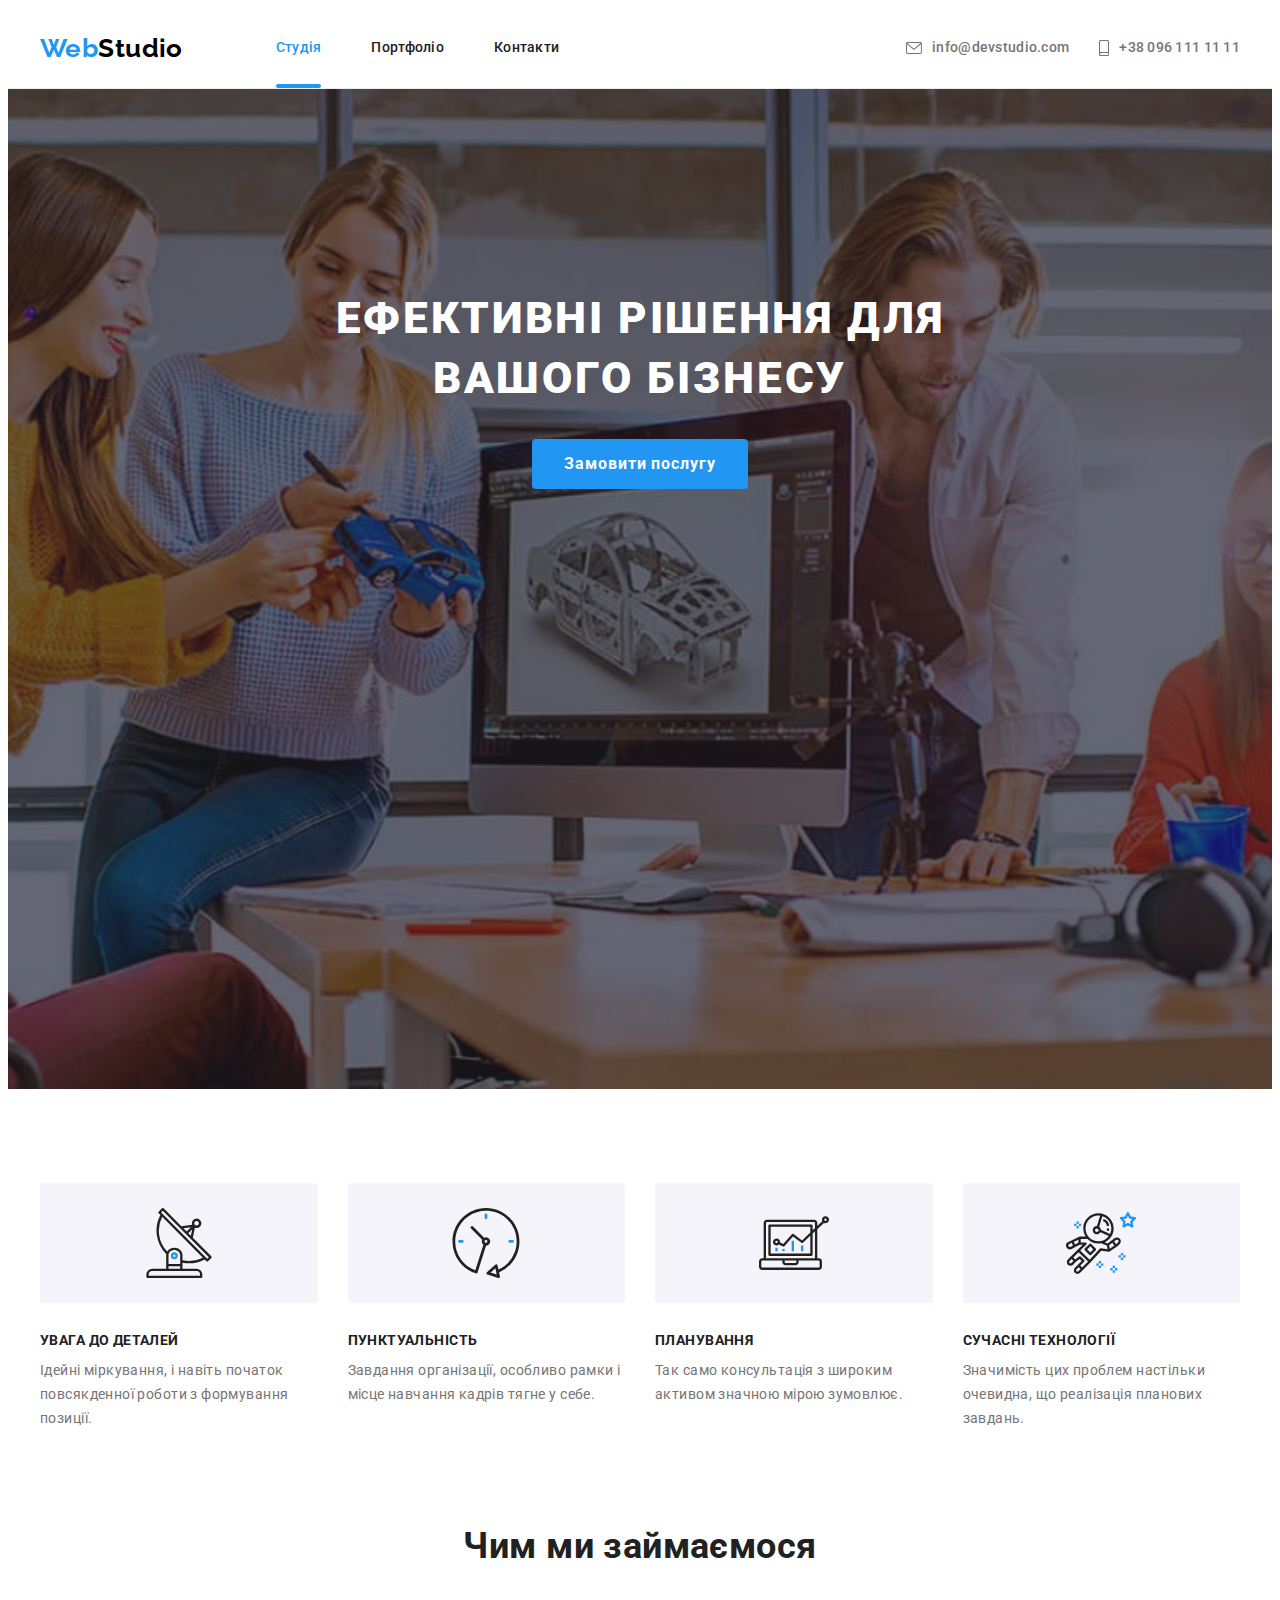
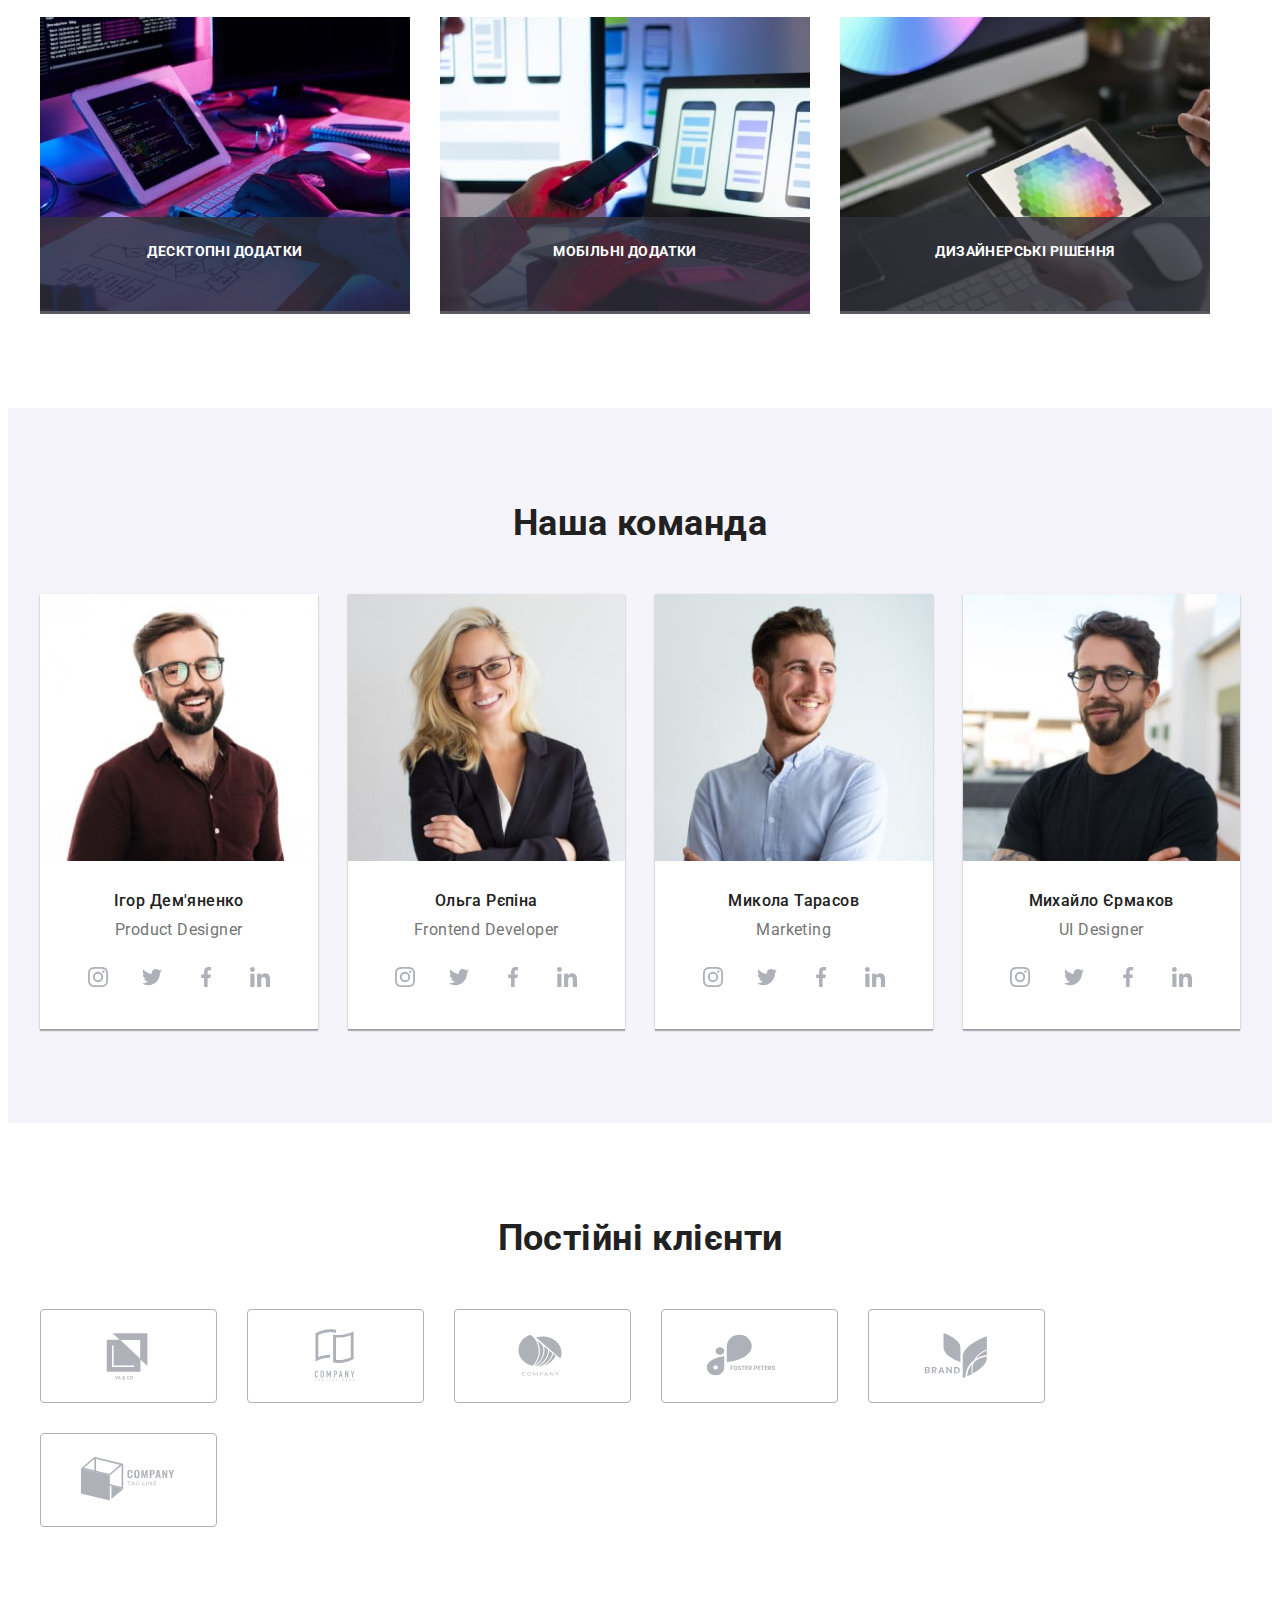
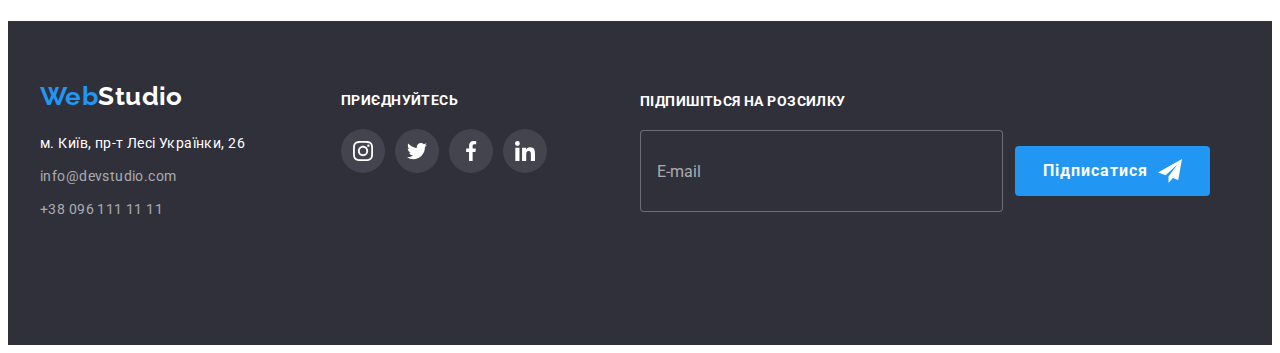
<file: index.html>
<!DOCTYPE html>
<html lang="uk">
  <head>
    <meta charset="UTF-8" />
    <meta http-equiv="X-UA-Compatible" content="IE=edge" />
    <meta name="viewport" content="width=device-width, initial-scale=1.0" />
    <title>Студія</title>
    <link
      rel="stylesheet"
      href="https://cdnjs.cloudflare.com/ajax/libs/modern-normalize/1.1.0/modern-normalize.min.css"
      integrity="sha512-wpPYUAdjBVSE4KJnH1VR1HeZfpl1ub8YT/NKx4PuQ5NmX2tKuGu6U/JRp5y+Y8XG2tV+wKQpNHVUX03MfMFn9Q=="
      crossorigin="anonymous"
      referrerpolicy="no-referrer"
    />
    <link rel="preconnect" href="https://fonts.googleapis.com" />
    <link rel="preconnect" href="https://fonts.gstatic.com" crossorigin />
    <link
      href="https://fonts.googleapis.com/css2?family=Raleway:wght@700&family=Roboto:wght@400;500;700;900&display=swap"
      rel="stylesheet"
    />
    <link rel="stylesheet" href="./css/main.min.css" />
  </head>

  <body>
    <header class="header">
      <div class="container header-wrapper">
        <a href="./index.html" class="logo link"
          >Web<span class="logo__head--black">Studio</span></a
        >
        <nav>
          <ul class="header__nav list">
            <li class="header__item"><a href="#" class="header__link current link">Студія</a></li>
            <li class="header__item">
              <a href="./portfolio.html" class="header__link link">Портфоліо</a>
            </li>
            <li class="header__item"><a href="#" class="header__link link">Контакти</a></li>
          </ul>
        </nav>
        <ul class="header__contacts list">
          <li class="header__item">
            <a href="mailto:info@devstudio.com" class="header__link header__link--light link">
              <svg class="header__icon" width="16" height="12">
                <use href="./images/icons.svg#icon-mail"></use>
              </svg>
              info@devstudio.com</a
            >
          </li>
          <li class="header__item">
            <a href="tel:+380961111111" class="header__link header__link--light link">
              <svg class="header__icon" width="10" height="16">
                <use href="./images/icons.svg#icon-phone"></use>
              </svg>
              +38 096 111 11 11</a
            >
          </li>
        </ul>
        <button type="button" class="burger" data-menu-button>
          <svg width="40" height="40">
            <use href="./images/icons.svg#icon-burger-menu"></use>
          </svg>
        </button>
      </div>
    </header>

    <main>
      <section class="hero overlay">
        <div class="container">
          <h1 class="hero__title">Ефективні рішення для вашого бізнесу</h1>
          <button type="button" class="button hero__btn" data-modal-open>Замовити послугу</button>
        </div>
      </section>

      <section class="section features">
        <div class="container">
          <h2 class="section-title visually-hidden">Наші переваги</h2>
          <ul class="features__list list">
            <li class="features__item">
              <div class="features__thumb">
                <svg width="70" height="70">
                  <use href="./images/icons.svg#icon-antenna"></use>
                </svg>
              </div>
              <h3 class="features__title">УВАГА ДО ДЕТАЛЕЙ</h3>
              <p class="features__text">
                Ідейні міркування, і навіть початок повсякденної роботи з формування позиції.
              </p>
            </li>
            <li class="features__item">
              <div class="features__thumb">
                <svg width="70" height="70">
                  <use href="./images/icons.svg#icon-clock"></use>
                </svg>
              </div>
              <h3 class="features__title">ПУНКТУАЛЬНІСТЬ</h3>
              <p class="features__text">
                Завдання організації, особливо рамки і місце навчання кадрів тягне у себе.
              </p>
            </li>
            <li class="features__item">
              <div class="features__thumb">
                <svg width="70" height="70">
                  <use href="./images/icons.svg#icon-diagram"></use>
                </svg>
              </div>
              <h3 class="features__title">ПЛАНУВАННЯ</h3>
              <p class="features__text">
                Так само консультація з широким активом значною мірою зумовлює.
              </p>
            </li>
            <li class="features__item">
              <div class="features__thumb">
                <svg width="70" height="70">
                  <use href="./images/icons.svg#icon-astronaut"></use>
                </svg>
              </div>
              <h3 class="features__title">СУЧАСНІ ТЕХНОЛОГІЇ</h3>
              <p class="features__text">
                Значимість цих проблем настільки очевидна, що реалізація планових завдань.
              </p>
            </li>
          </ul>
        </div>
      </section>

      <section class="section work">
        <div class="container">
          <h2 class="section-title">Чим ми займаємося</h2>
          <ul class="work__list list">
            <li class="work__item">
              <picture>
                <source
                  srcset="
                    ./images/desktop/desktop-work1@1x-min.jpg 1x,
                    ./images/desktop/desktop-work1@2x-min.jpg 2x
                  "
                  media="(min-width: 1200px)"
                />
                <img
                  src="./images/desktop/desktop-work1@2x-min.jpg"
                  alt="Чоловік на клавіатурі пише код програми"
                  width="370"
                  height="294"
                />
              </picture>
              <h3 class="work__subtitle">Десктопні додатки</h3>
            </li>
            <li class="work__item">
              <picture>
                <source
                  srcset="
                    ./images/desktop/desktop-work2@1x-min.jpg 1x,
                    ./images/desktop/desktop-work2@2x-min.jpg 2x
                  "
                  media="(min-width: 1200px)"
                />
                <img
                  src="./images/desktop/desktop-work2@2x-min.jpg"
                  alt="Жінка обирає дизайн мобільної версії сайту"
                  width="370"
                  height="294"
                />
              </picture>
              <h3 class="work__subtitle">Мобільні додатки</h3>
            </li>
            <li class="work__item">
              <picture>
                <source
                  srcset="
                    ./images/desktop/desktop-work3@1x-min.jpg 1x,
                    ./images/desktop/desktop-work3@2x-min.jpg 2x
                  "
                  media="(min-width: 1200px)"
                />
                <img
                  src="./images/desktop/desktop-work3@2x-min.jpg"
                  alt="Жінка обирає кольорову палітру сайту"
                  width="370"
                  height="294"
                />
              </picture>
              <h3 class="work__subtitle">Дизайнерські рішення</h3>
            </li>
          </ul>
        </div>
      </section>

      <section class="section team">
        <div class="container">
          <h2 class="section-title">Наша команда</h2>
          <ul class="team__list list">
            <li class="team__item">
              <div class="team__image-wrapper">
                <picture>
                  <source
                    srcset="
                      ./images/desktop/desktop-team1@1x-min.jpg 1x,
                      ./images/desktop/desktop-team1@2x-min.jpg 2x
                    "
                    media="(min-width: 1200px)"
                  />
                  <source
                    srcset="
                      ./images/tablet/tablet-team1@1x-min.jpg 1x,
                      ./images/tablet/tablet-team1@2x-min.jpg 2x
                    "
                    media="(min-width: 768px)"
                  />
                  <source
                    srcset="
                      ./images/mobile/mobile-team1@1x-min.jpg 1x,
                      ./images/mobile/mobile-team1@2x-min.jpg 2x
                    "
                    media="(max-width: 767px)"
                  />
                  <img
                    src="./images/mobile/mobile-team1@2x-min.jpg"
                    alt="Ігор Дем'яненко"
                    width="450"
                    height="460"
                  />
                </picture>
              </div>

              <div class="team__meta-wrapper">
                <h3 class="team__title">Ігор Дем'яненко</h3>
                <p class="team__text">Product Designer</p>
                <ul class="social__list list">
                  <li>
                    <a class="social__link link" href="#">
                      <svg width="20" height="20">
                        <use href="./images/icons.svg#icon-instagram"></use>
                      </svg>
                    </a>
                  </li>
                  <li>
                    <a class="social__link link" href="#">
                      <svg width="20" height="20">
                        <use href="./images/icons.svg#icon-twitter"></use>
                      </svg>
                    </a>
                  </li>
                  <li>
                    <a class="social__link link" href="#">
                      <svg width="20" height="20">
                        <use href="./images/icons.svg#icon-facebook"></use>
                      </svg>
                    </a>
                  </li>
                  <li>
                    <a class="social__link link" href="#">
                      <svg width="20" height="20">
                        <use href="./images/icons.svg#icon-linkedin"></use>
                      </svg>
                    </a>
                  </li>
                </ul>
              </div>
            </li>
            <li class="team__item">
              <div class="team__image-wrapper">
                <picture>
                  <source
                    srcset="
                      ./images/desktop/desktop-team2@1x-min.jpg 1x,
                      ./images/desktop/desktop-team2@2x-min.jpg 2x
                    "
                    media="(min-width: 1200px)"
                  />
                  <source
                    srcset="
                      ./images/tablet/tablet-team2@1x-min.jpg 1x,
                      ./images/tablet/tablet-team2@2x-min.jpg 2x
                    "
                    media="(min-width: 768px)"
                  />
                  <source
                    srcset="
                      ./images/mobile/mobile-team2@1x-min.jpg 1x,
                      ./images/mobile/mobile-team2@2x-min.jpg 2x
                    "
                    media="(max-width: 767px)"
                  />
                  <img
                    src="./images/mobile/mobile-team2@2x-min.jpg"
                    alt="Ольга Рєпіна"
                    width="450"
                    height="460"
                  />
                </picture>
              </div>
              <div class="team__meta-wrapper">
                <h3 class="team__title">Ольга Рєпіна</h3>
                <p class="team__text">Frontend Developer</p>
                <ul class="social__list list">
                  <li>
                    <a class="social__link link" href="#">
                      <svg width="20" height="20">
                        <use href="./images/icons.svg#icon-instagram"></use>
                      </svg>
                    </a>
                  </li>
                  <li>
                    <a class="social__link link" href="#">
                      <svg width="20" height="20">
                        <use href="./images/icons.svg#icon-twitter"></use>
                      </svg>
                    </a>
                  </li>
                  <li>
                    <a class="social__link link" href="#">
                      <svg width="20" height="20">
                        <use href="./images/icons.svg#icon-facebook"></use>
                      </svg>
                    </a>
                  </li>
                  <li>
                    <a class="social__link link" href="#">
                      <svg width="20" height="20">
                        <use href="./images/icons.svg#icon-linkedin"></use>
                      </svg>
                    </a>
                  </li>
                </ul>
              </div>
            </li>
            <li class="team__item">
              <div class="team__image-wrapper">
                <picture>
                  <source
                    srcset="
                      ./images/desktop/desktop-team3@1x-min.jpg 1x,
                      ./images/desktop/desktop-team3@2x-min.jpg 2x
                    "
                    media="(min-width: 1200px)"
                  />
                  <source
                    srcset="
                      ./images/tablet/tablet-team3@1x-min.jpg 1x,
                      ./images/tablet/tablet-team3@2x-min.jpg 2x
                    "
                    media="(min-width: 768px)"
                  />
                  <source
                    srcset="
                      ./images/mobile/mobile-team3@1x-min.jpg 1x,
                      ./images/mobile/mobile-team3@2x-min.jpg 2x
                    "
                    media="(max-width: 767px)"
                  />
                  <img
                    src="./images/mobile/mobile-team3@2x-min.jpg"
                    alt="Микола Тарасов"
                    width="450"
                    height="460"
                  />
                </picture>
              </div>
              <div class="team__meta-wrapper">
                <h3 class="team__title">Микола Тарасов</h3>
                <p class="team__text">Marketing</p>
                <ul class="social__list list">
                  <li>
                    <a class="social__link link" href="#">
                      <svg width="20" height="20">
                        <use href="./images/icons.svg#icon-instagram"></use>
                      </svg>
                    </a>
                  </li>
                  <li>
                    <a class="social__link link" href="#">
                      <svg width="20" height="20">
                        <use href="./images/icons.svg#icon-twitter"></use>
                      </svg>
                    </a>
                  </li>
                  <li>
                    <a class="social__link link" href="#">
                      <svg width="20" height="20">
                        <use href="./images/icons.svg#icon-facebook"></use>
                      </svg>
                    </a>
                  </li>
                  <li>
                    <a class="social__link link" href="#">
                      <svg width="20" height="20">
                        <use href="./images/icons.svg#icon-linkedin"></use>
                      </svg>
                    </a>
                  </li>
                </ul>
              </div>
            </li>
            <li class="team__item">
              <div class="team__image-wrapper">
                <picture>
                  <source
                    srcset="
                      ./images/desktop/desktop-team4@1x-min.jpg 1x,
                      ./images/desktop/desktop-team4@2x-min.jpg 2x
                    "
                    media="(min-width: 1200px)"
                  />
                  <source
                    srcset="
                      ./images/tablet/tablet-team4@1x-min.jpg 1x,
                      ./images/tablet/tablet-team4@2x-min.jpg 2x
                    "
                    media="(min-width: 768px)"
                  />
                  <source
                    srcset="
                      ./images/mobile/mobile-team4@1x-min.jpg 1x,
                      ./images/mobile/mobile-team4@2x-min.jpg 2x
                    "
                    media="(max-width: 767px)"
                  />
                  <img
                    src="./images/mobile/mobile-team4@2x-min.jpg"
                    alt="Михайло Єрмаков"
                    width="450"
                    height="460"
                  />
                </picture>
              </div>
              <div class="team__meta-wrapper">
                <h3 class="team__title">Михайло Єрмаков</h3>
                <p class="team__text">UI Designer</p>
                <ul class="social__list list">
                  <li>
                    <a class="social__link link" href="#">
                      <svg width="20" height="20">
                        <use href="./images/icons.svg#icon-instagram"></use>
                      </svg>
                    </a>
                  </li>
                  <li>
                    <a class="social__link link" href="#">
                      <svg width="20" height="20">
                        <use href="./images/icons.svg#icon-twitter"></use>
                      </svg>
                    </a>
                  </li>
                  <li>
                    <a class="social__link link" href="#">
                      <svg width="20" height="20">
                        <use href="./images/icons.svg#icon-facebook"></use>
                      </svg>
                    </a>
                  </li>
                  <li>
                    <a class="social__link link" href="#">
                      <svg width="20" height="20">
                        <use href="./images/icons.svg#icon-linkedin"></use>
                      </svg>
                    </a>
                  </li>
                </ul>
              </div>
            </li>
          </ul>
        </div>
      </section>

      <section class="section clients">
        <div class="container">
          <h2 class="section-title">Постійні клієнти</h2>
          <ul class="clients__list list">
            <li class="clients__item">
              <a href="#" class="clients__link">
                <svg class="clients__icon" width="106" height="60">
                  <use href="./images/icons.svg#icon-client1"></use>
                </svg>
              </a>
            </li>
            <li class="clients__item">
              <a href="#" class="clients__link">
                <svg class="clients__icon" width="106" height="60">
                  <use href="./images/icons.svg#icon-client2"></use>
                </svg>
              </a>
            </li>
            <li class="clients__item">
              <a href="#" class="clients__link">
                <svg class="clients__icon" width="106" height="60">
                  <use href="./images/icons.svg#icon-client3"></use>
                </svg>
              </a>
            </li>
            <li class="clients__item">
              <a href="#" class="clients__link">
                <svg class="clients__icon" width="106" height="60">
                  <use href="./images/icons.svg#icon-client4"></use>
                </svg>
              </a>
            </li>
            <li class="clients__item">
              <a href="#" class="clients__link">
                <svg class="clients__icon" width="106" height="60">
                  <use href="./images/icons.svg#icon-client5"></use>
                </svg>
              </a>
            </li>
            <li class="clients__item">
              <a href="#" class="clients__link">
                <svg class="clients__icon" width="106" height="60">
                  <use href="./images/icons.svg#icon-client6"></use>
                </svg>
              </a>
            </li>
          </ul>
        </div>
      </section>
    </main>

    <footer class="footer">
      <div class="container">
        <div class="footer__contacts-wrapper">
          <a href="./index.html" class="logo link"
            >Web<span class="logo__foot--white">Studio</span></a
          >
          <address>
            <ul class="footer__contacts list">
              <li class="footer__item">
                <a
                  href="https://goo.gl/maps/dykrHUNBgr2tMMfK7"
                  class="footer__link footer__link--white link"
                  >м. Київ, пр-т Лесі Українки, 26</a
                >
              </li>
              <li class="footer__item">
                <a href="mailto:info@devstudio.com" class="footer__link link">info@devstudio.com</a>
              </li>
              <li class="footer__item">
                <a href="tel:+380961111111" class="footer__link link">+38 096 111 11 11</a>
              </li>
            </ul>
          </address>
        </div>
        <div class="footer__social-wrapper">
          <h3 class="footer__title">приєднуйтесь</h3>
          <ul class="social__list list">
            <li>
              <a class="social__link social__link--footer link" href="#">
                <svg width="20" height="20">
                  <use href="./images/icons.svg#icon-instagram"></use>
                </svg>
              </a>
            </li>
            <li>
              <a class="social__link social__link--footer link" href="#">
                <svg width="20" height="20">
                  <use href="./images/icons.svg#icon-twitter"></use>
                </svg>
              </a>
            </li>
            <li>
              <a class="social__link social__link--footer link" href="#">
                <svg width="20" height="20">
                  <use href="./images/icons.svg#icon-facebook"></use>
                </svg>
              </a>
            </li>
            <li>
              <a class="social__link social__link--footer link" href="#">
                <svg width="20" height="20">
                  <use href="./images/icons.svg#icon-linkedin"></use>
                </svg>
              </a>
            </li>
          </ul>
        </div>

        <div class="footer__subscription">
          <h3 class="footer__title">Підпишіться на розсилку</h3>
          <form class="footer__form" autocomplete="off">
            <input class="footer__input" type="email" name="e-mail" placeholder="E-mail" />
            <button class="button footer__btn" type="submit">
              Підписатися
              <svg width="24" height="24" class="footer__btn-icon">
                <use href="./images/icons.svg#icon-send"></use>
              </svg>
            </button>
          </form>
        </div>
      </div>
    </footer>

    <!-- Modal Window -->

    <div class="backdrop is-hidden" data-modal>
      <div class="modal">
        <button type="button" class="modal-close" data-modal-close>
          <svg width="11" height="11">
            <use href="./images/icons.svg#icon-modal-close"></use>
          </svg>
        </button>
        <form class="modal-form">
          <h3 class="form-title">Залиште свої дані, ми вам передзвонимо</h3>
          <label class="form-field">
            <span class="label-name">Ім'я</span>
            <input class="label-input" type="text" name="name" />
            <svg width="18" height="18" class="modal-icon">
              <use href="./images/icons.svg#icon-modal-name"></use>
            </svg>
          </label>
          <label class="form-field">
            <span class="label-name">Телефон</span>
            <input class="label-input" type="tel" name="tel" />
            <svg width="18" height="18" class="modal-icon">
              <use href="./images/icons.svg#icon-modal-phone"></use>
            </svg>
          </label>
          <label class="form-field">
            <span class="label-name">Пошта</span>
            <input class="label-input" type="email" name="e-mail" />
            <svg width="18" height="18" class="modal-icon">
              <use href="./images/icons.svg#icon-modal-email"></use>
            </svg>
          </label>
          <label class="form-field">
            <span class="label-name">Коментар</span>
            <textarea class="label-comment" placeholder="Введіть текст"></textarea>
          </label>
          <label class="form-agreement">
            <input type="checkbox" name="agreement" class="visually-hidden" />
            <span class="form-check">
              <svg width="11" height="8" class="icon-check">
                <use href="./images/icons.svg#icon-check"></use>
              </svg>
            </span>
            <span class="agreement-text"
              >Погоджуюся з розсилкою та приймаю <a href="#">Умови договору</a></span
            >
          </label>
          <button class="button button-send" type="submit">Відправити</button>
        </form>
      </div>
    </div>

    <!-- Mobile menu -->

    <div class="mobile__menu" data-menu>
      <ul class="mobile__nav list">
        <li><a href="./index.html" class="current link">Студія</a></li>
        <li><a href="./portfolio.html" class="link">Портфоліо</a></li>
        <li><a href="#" class="link">Контакти</a></li>
      </ul>
      <ul class="mobile__contacts list">
        <li><a href="tel:+380961111111" class="contacts__tel link">+38 096 111 11 11</a></li>
        <li>
          <a href="mailto:info@devstudio.com" class="contacts__mail link">info@devstudio.com</a>
        </li>
        <li>
          <ul class="mobile__socials list">
            <li><a href="#" class="link">Instagram</a></li>
            <li><a href="#" class="link">Twitter</a></li>
            <li><a href="#" class="link">Facebook</a></li>
            <li><a href="#" class="link">LinkedIn</a></li>
          </ul>
        </li>
      </ul>
      <button type="button" class="mobile__close-btn" data-menu-close>
        <svg width="40" height="40">
          <use href="./images/icons.svg#icon-burger-close"></use>
        </svg>
      </button>
    </div>

    <script src="./js/mobile-menu.js"></script>
    <script src="./js/modal.js"></script>
  </body>
</html>
</file>
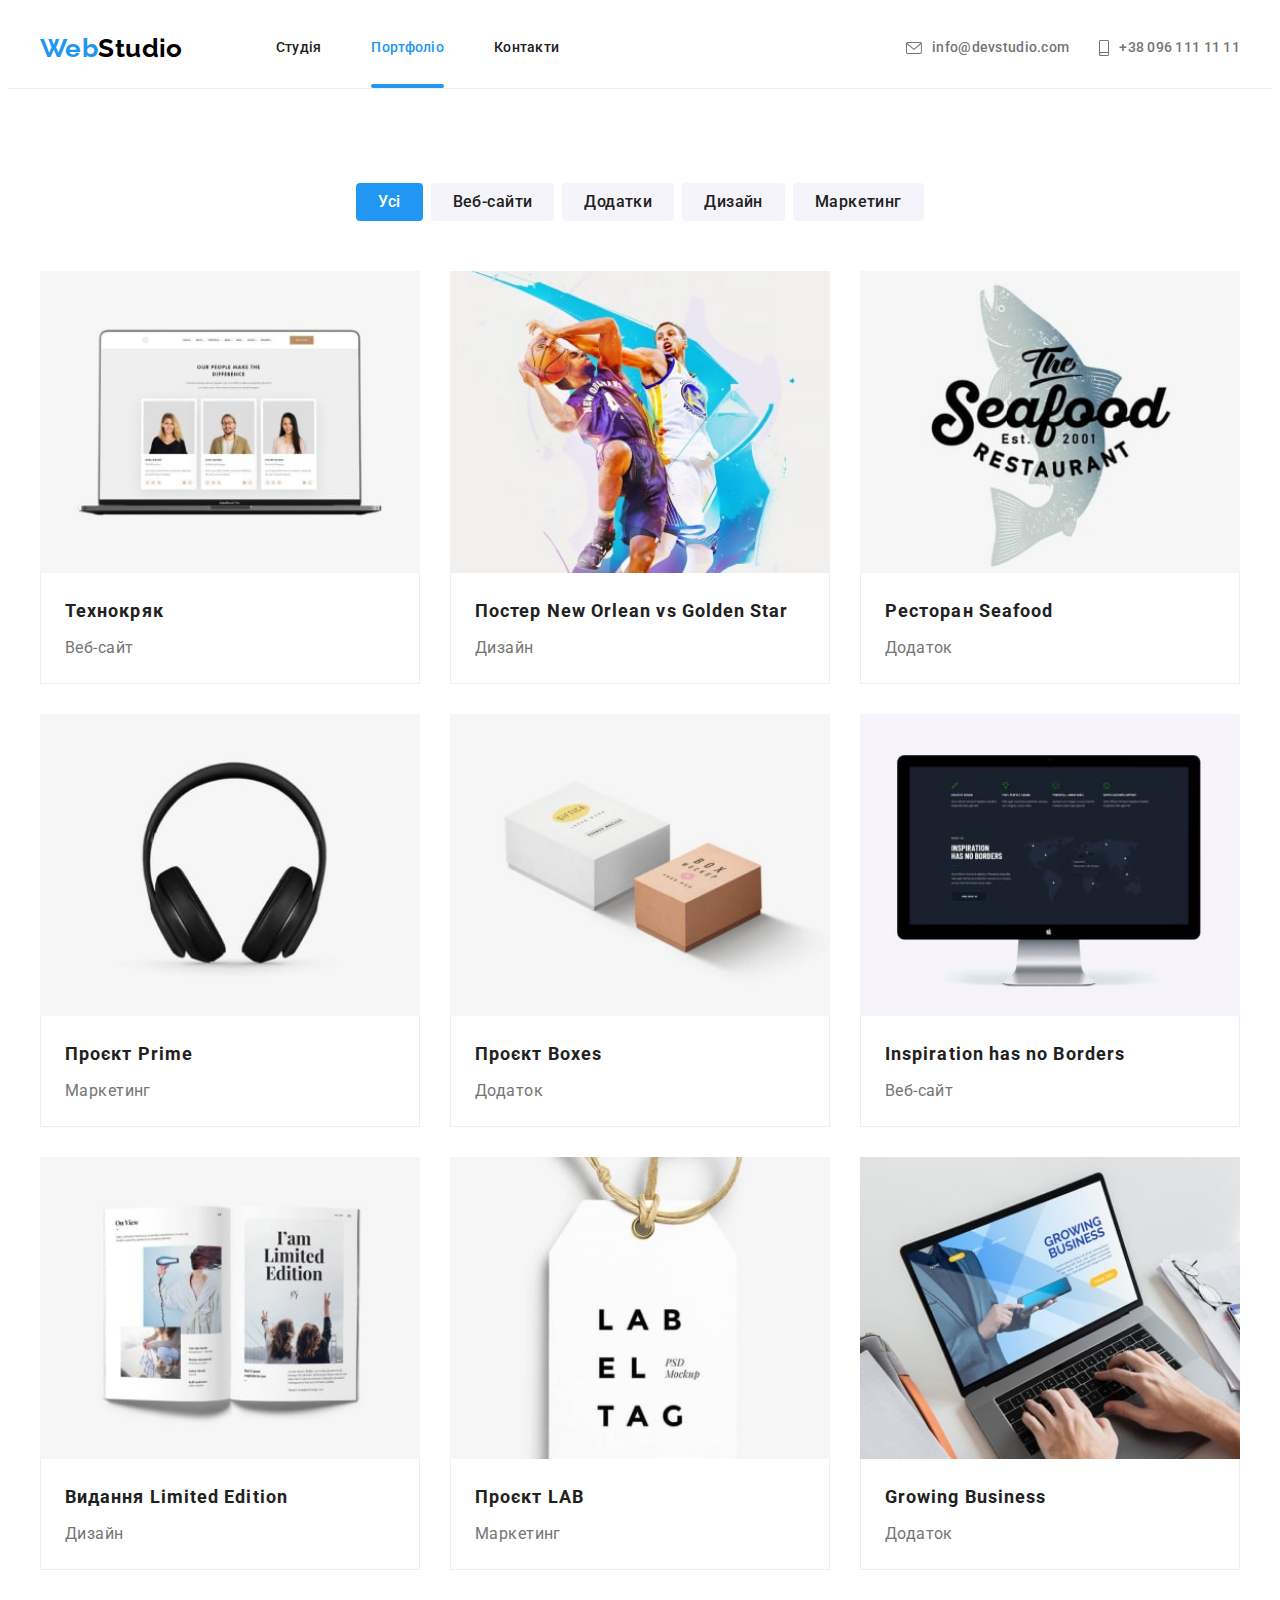
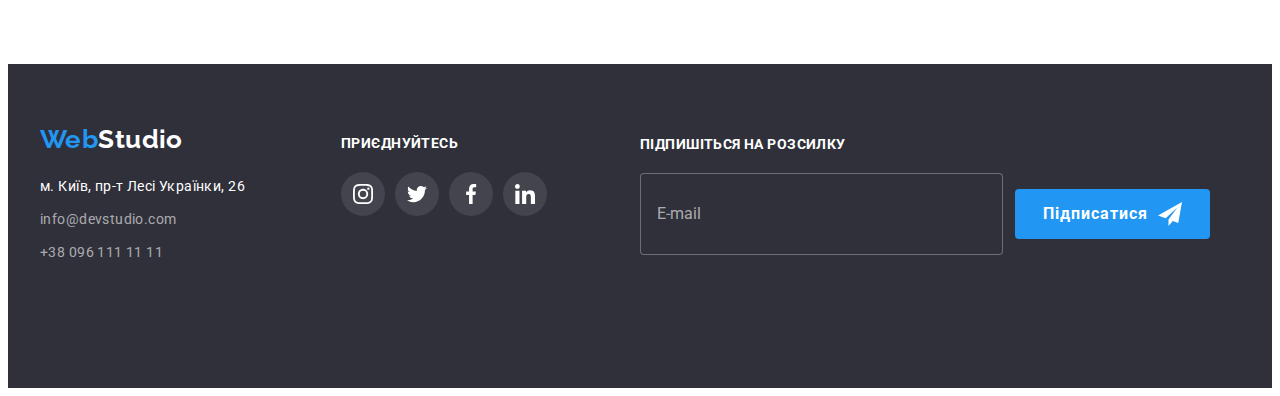
<file: portfolio.html>
<!DOCTYPE html>
<html lang="uk">
  <head>
    <meta charset="UTF-8" />
    <meta http-equiv="X-UA-Compatible" content="IE=edge" />
    <meta name="viewport" content="width=device-width, initial-scale=1.0" />
    <title>Портфоліо</title>
    <link
      rel="stylesheet"
      href="https://cdnjs.cloudflare.com/ajax/libs/modern-normalize/1.1.0/modern-normalize.min.css"
      integrity="sha512-wpPYUAdjBVSE4KJnH1VR1HeZfpl1ub8YT/NKx4PuQ5NmX2tKuGu6U/JRp5y+Y8XG2tV+wKQpNHVUX03MfMFn9Q=="
      crossorigin="anonymous"
      referrerpolicy="no-referrer"
    />
    <link rel="preconnect" href="https://fonts.googleapis.com" />
    <link rel="preconnect" href="https://fonts.gstatic.com" crossorigin />
    <link
      href="https://fonts.googleapis.com/css2?family=Raleway:wght@700&family=Roboto:wght@400;500;700;900&display=swap"
      rel="stylesheet"
    />
    <link rel="stylesheet" href="./css/main.min.css" />
  </head>
  <body>
    <header class="header">
      <div class="container header-wrapper">
        <a href="./index.html" class="logo link"
          >Web<span class="logo__head--black">Studio</span></a
        >
        <nav>
          <ul class="header__nav list">
            <li class="header__item">
              <a href="./index.html" class="header__link link">Студія</a>
            </li>
            <li class="header__item">
              <a href="#" class="header__link current link">Портфоліо</a>
            </li>
            <li class="header__item"><a href="#" class="header__link link">Контакти</a></li>
          </ul>
        </nav>
        <ul class="header__contacts list">
          <li class="header__item">
            <a href="mailto:info@devstudio.com" class="header__link header__link--light link">
              <svg class="header__icon" width="16" height="12">
                <use href="./images/icons.svg#icon-mail"></use>
              </svg>
              info@devstudio.com</a
            >
          </li>
          <li class="header__item">
            <a href="tel:+380961111111" class="header__link header__link--light link">
              <svg class="header__icon" width="10" height="16">
                <use href="./images/icons.svg#icon-phone"></use>
              </svg>
              +38 096 111 11 11</a
            >
          </li>
        </ul>
        <button type="button" class="burger" data-menu-button>
          <svg width="40" height="40">
            <use href="./images/icons.svg#icon-burger-menu"></use>
          </svg>
        </button>
      </div>
    </header>

    <main>
      <div class="container">
        <section class="section portfolio">
          <h1 class="section-title visually-hidden">Наші роботи</h1>
          <ul class="filter list">
            <li><button type="button" class="filter__btn active">Усі</button></li>
            <li><button type="button" class="filter__btn">Веб-сайти</button></li>
            <li><button type="button" class="filter__btn">Додатки</button></li>
            <li><button type="button" class="filter__btn">Дизайн</button></li>
            <li><button type="button" class="filter__btn">Маркетинг</button></li>
          </ul>
          <ul class="portfolio__items list">
            <li class="portfolio__item">
              <a href="#" class="link">
                <div class="portfolio__image-wrapper">
                  <picture>
                    <source
                      srcset="
                        ./images/desktop/desktop-galery1@1x-min.jpg 1x,
                        ./images/desktop/desktop-galery1@2x-min.jpg 2x
                      "
                      media="(min-width: 1200px)"
                    />
                    <source
                      srcset="
                        ./images/tablet/tablet-galery1@1x-min.jpg 1x,
                        ./images/tablet/tablet-galery1@2x-min.jpg 2x
                      "
                      media="(min-width: 768px)"
                    />
                    <source
                      srcset="
                        ./images/mobile/mobile-galery1@1x-min.jpg 1x,
                        ./images/mobile/mobile-galery1@2x-min.jpg 2x
                      "
                      media="(max-width: 767px)"
                    />
                    <img
                      class="portfolio__image"
                      src="./images/mobile/mobile-galery1@1x-min.jpg"
                      alt="Зразок шматку веб-сайту"
                      width="450"
                      height="294"
                    />
                  </picture>
                  <p class="portfolio__sub-image">
                    Ресурс пропонує комплексні пропозиції з різним рівнем функціоналу та сервісів.
                    Все це дозволить відвідувачу отримати вичерпні відомості про компанію чи
                    приватну особу.
                  </p>
                </div>
                <div class="portfolio__content-wrapper">
                  <h2 class="portfolio__title">Технокряк</h2>
                  <p class="portfolio__text">Веб-сайт</p>
                </div>
              </a>
            </li>
            <li class="portfolio__item">
              <a href="#" class="link">
                <div class="portfolio__image-wrapper">
                  <picture>
                    <source
                      srcset="
                        ./images/desktop/desktop-galery2@1x-min.jpg 1x,
                        ./images/desktop/desktop-galery2@2x-min.jpg 2x
                      "
                      media="(min-width: 1200px)"
                    />
                    <source
                      srcset="
                        ./images/tablet/tablet-galery2@1x-min.jpg 1x,
                        ./images/tablet/tablet-galery2@2x-min.jpg 2x
                      "
                      media="(min-width: 768px)"
                    />
                    <source
                      srcset="
                        ./images/mobile/mobile-galery2@1x-min.jpg 1x,
                        ./images/mobile/mobile-galery2@2x-min.jpg 2x
                      "
                      media="(max-width: 767px)"
                    />
                    <img
                      class="portfolio__image"
                      src="./images/mobile/mobile-galery2@1x-min.jpg"
                      alt="Два баскетболісти"
                      width="450"
                      height="294"
                    />
                  </picture>
                  <p class="portfolio__sub-image">
                    Ресурс пропонує комплексні пропозиції з різним рівнем функціоналу та сервісів.
                    Все це дозволить відвідувачу отримати вичерпні відомості про компанію чи
                    приватну особу.
                  </p>
                </div>
                <div class="portfolio__content-wrapper">
                  <h2 class="portfolio__title">Постер New Orlean vs Golden Star</h2>
                  <p class="portfolio__text">Дизайн</p>
                </div>
              </a>
            </li>
            <li class="portfolio__item">
              <a href="#" class="link">
                <div class="portfolio__image-wrapper">
                  <picture>
                    <source
                      srcset="
                        ./images/desktop/desktop-galery3@1x-min.jpg 1x,
                        ./images/desktop/desktop-galery3@2x-min.jpg 2x
                      "
                      media="(min-width: 1200px)"
                    />
                    <source
                      srcset="
                        ./images/tablet/tablet-galery3@1x-min.jpg 1x,
                        ./images/tablet/tablet-galery3@2x-min.jpg 2x
                      "
                      media="(min-width: 768px)"
                    />
                    <source
                      srcset="
                        ./images/mobile/mobile-galery3@1x-min.jpg 1x,
                        ./images/mobile/mobile-galery3@2x-min.jpg 2x
                      "
                      media="(max-width: 767px)"
                    />
                    <img
                      class="portfolio__image"
                      src="./images/mobile/mobile-galery3@1x-min.jpg"
                      alt="Зразок сайту рибного ресторану"
                      width="450"
                      height="294"
                    />
                  </picture>
                  <p class="portfolio__sub-image">
                    Ресурс пропонує комплексні пропозиції з різним рівнем функціоналу та сервісів.
                    Все це дозволить відвідувачу отримати вичерпні відомості про компанію чи
                    приватну особу.
                  </p>
                </div>
                <div class="portfolio__content-wrapper">
                  <h2 class="portfolio__title">Ресторан Seafood</h2>
                  <p class="portfolio__text">Додаток</p>
                </div>
              </a>
            </li>
            <li class="portfolio__item">
              <a href="#" class="link">
                <div class="portfolio__image-wrapper">
                  <picture>
                    <source
                      srcset="
                        ./images/desktop/desktop-galery4@1x-min.jpg 1x,
                        ./images/desktop/desktop-galery4@2x-min.jpg 2x
                      "
                      media="(min-width: 1200px)"
                    />
                    <source
                      srcset="
                        ./images/tablet/tablet-galery4@1x-min.jpg 1x,
                        ./images/tablet/tablet-galery4@2x-min.jpg 2x
                      "
                      media="(min-width: 768px)"
                    />
                    <source
                      srcset="
                        ./images/mobile/mobile-galery4@1x-min.jpg 1x,
                        ./images/mobile/mobile-galery4@2x-min.jpg 2x
                      "
                      media="(max-width: 767px)"
                    />
                    <img
                      class="portfolio__image"
                      src="./images/mobile/mobile-galery4@1x-min.jpg"
                      alt="Навушники"
                      width="450"
                      height="294"
                    />
                  </picture>
                  <p class="portfolio__sub-image">
                    Ресурс пропонує комплексні пропозиції з різним рівнем функціоналу та сервісів.
                    Все це дозволить відвідувачу отримати вичерпні відомості про компанію чи
                    приватну особу.
                  </p>
                </div>
                <div class="portfolio__content-wrapper">
                  <h2 class="portfolio__title">Проєкт Prime</h2>
                  <p class="portfolio__text">Маркетинг</p>
                </div>
              </a>
            </li>
            <li class="portfolio__item">
              <a href="#" class="link">
                <div class="portfolio__image-wrapper">
                  <picture>
                    <source
                      srcset="
                        ./images/desktop/desktop-galery5@1x-min.jpg 1x,
                        ./images/desktop/desktop-galery5@2x-min.jpg 2x
                      "
                      media="(min-width: 1200px)"
                    />
                    <source
                      srcset="
                        ./images/tablet/tablet-galery5@1x-min.jpg 1x,
                        ./images/tablet/tablet-galery5@2x-min.jpg 2x
                      "
                      media="(min-width: 768px)"
                    />
                    <source
                      srcset="
                        ./images/mobile/mobile-galery5@1x-min.jpg 1x,
                        ./images/mobile/mobile-galery5@2x-min.jpg 2x
                      "
                      media="(max-width: 767px)"
                    />
                    <img
                      class="portfolio__image"
                      src="./images/mobile/mobile-galery5@1x-min.jpg"
                      alt="Дві коробки"
                      width="450"
                      height="294"
                    />
                  </picture>
                  <p class="portfolio__sub-image">
                    Ресурс пропонує комплексні пропозиції з різним рівнем функціоналу та сервісів.
                    Все це дозволить відвідувачу отримати вичерпні відомості про компанію чи
                    приватну особу.
                  </p>
                </div>
                <div class="portfolio__content-wrapper">
                  <h2 class="portfolio__title">Проєкт Boxes</h2>
                  <p class="portfolio__text">Додаток</p>
                </div>
              </a>
            </li>
            <li class="portfolio__item">
              <a href="#" class="link">
                <div class="portfolio__image-wrapper">
                  <picture>
                    <source
                      srcset="
                        ./images/desktop/desktop-galery6@1x-min.jpg 1x,
                        ./images/desktop/desktop-galery6@2x-min.jpg 2x
                      "
                      media="(min-width: 1200px)"
                    />
                    <source
                      srcset="
                        ./images/tablet/tablet-galery6@1x-min.jpg 1x,
                        ./images/tablet/tablet-galery6@2x-min.jpg 2x
                      "
                      media="(min-width: 768px)"
                    />
                    <source
                      srcset="
                        ./images/mobile/mobile-galery6@1x-min.jpg 1x,
                        ./images/mobile/mobile-galery6@2x-min.jpg 2x
                      "
                      media="(max-width: 767px)"
                    />
                    <img
                      class="portfolio__image"
                      src="./images/mobile/mobile-galery6@1x-min.jpg"
                      alt="Монітор"
                      width="450"
                      height="294"
                    />
                  </picture>
                  <p class="portfolio__sub-image">
                    Ресурс пропонує комплексні пропозиції з різним рівнем функціоналу та сервісів.
                    Все це дозволить відвідувачу отримати вичерпні відомості про компанію чи
                    приватну особу.
                  </p>
                </div>
                <div class="portfolio__content-wrapper">
                  <h2 class="portfolio__title">Inspiration has no Borders</h2>
                  <p class="portfolio__text">Веб-сайт</p>
                </div>
              </a>
            </li>
            <li class="portfolio__item">
              <a href="#" class="link">
                <div class="portfolio__image-wrapper">
                  <picture>
                    <source
                      srcset="
                        ./images/desktop/desktop-galery7@1x-min.jpg 1x,
                        ./images/desktop/desktop-galery7@2x-min.jpg 2x
                      "
                      media="(min-width: 1200px)"
                    />
                    <source
                      srcset="
                        ./images/tablet/tablet-galery7@1x-min.jpg 1x,
                        ./images/tablet/tablet-galery7@2x-min.jpg 2x
                      "
                      media="(min-width: 768px)"
                    />
                    <source
                      srcset="
                        ./images/mobile/mobile-galery7@1x-min.jpg 1x,
                        ./images/mobile/mobile-galery7@2x-min.jpg 2x
                      "
                      media="(max-width: 767px)"
                    />
                    <img
                      class="portfolio__image"
                      src="./images/mobile/mobile-galery7@1x-min.jpg"
                      alt="Розгорнута книга з фото"
                      width="450"
                      height="294"
                    />
                  </picture>
                  <p class="portfolio__sub-image">
                    Ресурс пропонує комплексні пропозиції з різним рівнем функціоналу та сервісів.
                    Все це дозволить відвідувачу отримати вичерпні відомості про компанію чи
                    приватну особу.
                  </p>
                </div>
                <div class="portfolio__content-wrapper">
                  <h2 class="portfolio__title">Видання Limited Edition</h2>
                  <p class="portfolio__text">Дизайн</p>
                </div>
              </a>
            </li>
            <li class="portfolio__item">
              <a href="#" class="link">
                <div class="portfolio__image-wrapper">
                  <picture>
                    <source
                      srcset="
                        ./images/desktop/desktop-galery8@1x-min.jpg 1x,
                        ./images/desktop/desktop-galery8@2x-min.jpg 2x
                      "
                      media="(min-width: 1200px)"
                    />
                    <source
                      srcset="
                        ./images/tablet/tablet-galery8@1x-min.jpg 1x,
                        ./images/tablet/tablet-galery8@2x-min.jpg 2x
                      "
                      media="(min-width: 768px)"
                    />
                    <source
                      srcset="
                        ./images/mobile/mobile-galery8@1x-min.jpg 1x,
                        ./images/mobile/mobile-galery8@2x-min.jpg 2x
                      "
                      media="(max-width: 767px)"
                    />
                    <img
                      class="portfolio__image"
                      src="./images/mobile/mobile-galery8@1x-min.jpg"
                      alt="Бірка з назвою торгової марки"
                      width="450"
                      height="294"
                    />
                  </picture>
                  <p class="portfolio__sub-image">
                    Ресурс пропонує комплексні пропозиції з різним рівнем функціоналу та сервісів.
                    Все це дозволить відвідувачу отримати вичерпні відомості про компанію чи
                    приватну особу.
                  </p>
                </div>
                <div class="portfolio__content-wrapper">
                  <h2 class="portfolio__title">Проєкт LAB</h2>
                  <p class="portfolio__text">Маркетинг</p>
                </div>
              </a>
            </li>
            <li class="portfolio__item">
              <a href="#" class="link">
                <div class="portfolio__image-wrapper">
                  <picture>
                    <source
                      srcset="
                        ./images/desktop/desktop-galery9@1x-min.jpg 1x,
                        ./images/desktop/desktop-galery9@2x-min.jpg 2x
                      "
                      media="(min-width: 1200px)"
                    />
                    <source
                      srcset="
                        ./images/tablet/tablet-galery9@1x-min.jpg 1x,
                        ./images/tablet/tablet-galery9@2x-min.jpg 2x
                      "
                      media="(min-width: 768px)"
                    />
                    <source
                      srcset="
                        ./images/mobile/mobile-galery9@1x-min.jpg 1x,
                        ./images/mobile/mobile-galery9@2x-min.jpg 2x
                      "
                      media="(max-width: 767px)"
                    />
                    <img
                      class="portfolio__image"
                      src="./images/mobile/mobile-galery9@1x-min.jpg"
                      alt="Ноутбук з руками на клавіатурі"
                      width="450"
                      height="294"
                    />
                  </picture>
                  <p class="portfolio__sub-image">
                    Ресурс пропонує комплексні пропозиції з різним рівнем функціоналу та сервісів.
                    Все це дозволить відвідувачу отримати вичерпні відомості про компанію чи
                    приватну особу.
                  </p>
                </div>
                <div class="portfolio__content-wrapper">
                  <h2 class="portfolio__title">Growing Business</h2>
                  <p class="portfolio__text">Додаток</p>
                </div>
              </a>
            </li>
          </ul>
        </section>
      </div>
    </main>

    <footer class="footer">
      <div class="container">
        <div class="footer__contacts-wrapper">
          <a href="./index.html" class="logo link"
            >Web<span class="logo__foot--white">Studio</span></a
          >
          <address>
            <ul class="footer__contacts list">
              <li class="footer__item">
                <a
                  href="https://goo.gl/maps/dykrHUNBgr2tMMfK7"
                  class="footer__link footer__link--white link"
                  >м. Київ, пр-т Лесі Українки, 26</a
                >
              </li>
              <li class="footer__item">
                <a href="mailto:info@devstudio.com" class="footer__link link">info@devstudio.com</a>
              </li>
              <li class="footer__item">
                <a href="tel:+380961111111" class="footer__link link">+38 096 111 11 11</a>
              </li>
            </ul>
          </address>
        </div>
        <div class="footer__social-wrapper">
          <h3 class="footer__title">приєднуйтесь</h3>
          <ul class="social__list list">
            <li>
              <a class="social__link social__link--footer link" href="#">
                <svg width="20" height="20">
                  <use href="./images/icons.svg#icon-instagram"></use>
                </svg>
              </a>
            </li>
            <li>
              <a class="social__link social__link--footer link" href="#">
                <svg width="20" height="20">
                  <use href="./images/icons.svg#icon-twitter"></use>
                </svg>
              </a>
            </li>
            <li>
              <a class="social__link social__link--footer link" href="#">
                <svg width="20" height="20">
                  <use href="./images/icons.svg#icon-facebook"></use>
                </svg>
              </a>
            </li>
            <li>
              <a class="social__link social__link--footer link" href="#">
                <svg width="20" height="20">
                  <use href="./images/icons.svg#icon-linkedin"></use>
                </svg>
              </a>
            </li>
          </ul>
        </div>

        <div class="footer__subscription">
          <h3 class="footer__title">Підпишіться на розсилку</h3>
          <form class="footer__form" autocomplete="off">
            <input class="footer__input" type="email" name="e-mail" placeholder="E-mail" />
            <button class="button footer__btn" type="submit">
              Підписатися
              <svg width="24" height="24" class="footer__btn-icon">
                <use href="./images/icons.svg#icon-send"></use>
              </svg>
            </button>
          </form>
        </div>
      </div>
    </footer>

    <!-- Mobile menu -->

    <div class="mobile__menu" data-menu>
      <ul class="mobile__nav list">
        <li><a href="./index.html" class="link">Студія</a></li>
        <li><a href="./portfolio.html" class="current link">Портфоліо</a></li>
        <li><a href="#" class="link">Контакти</a></li>
      </ul>
      <ul class="mobile__contacts list">
        <li><a href="tel:+380961111111" class="contacts__tel link">+38 096 111 11 11</a></li>
        <li>
          <a href="mailto:info@devstudio.com" class="contacts__mail link">info@devstudio.com</a>
        </li>
        <li>
          <ul class="mobile__socials list">
            <li><a href="#" class="link">Instagram</a></li>
            <li><a href="#" class="link">Twitter</a></li>
            <li><a href="#" class="link">Facebook</a></li>
            <li><a href="#" class="link">LinkedIn</a></li>
          </ul>
        </li>
      </ul>
      <button type="button" class="mobile__close-btn" data-menu-close>
        <svg width="40" height="40">
          <use href="./images/icons.svg#icon-burger-close"></use>
        </svg>
      </button>
    </div>

    <script src="./js/mobile-menu.js"></script>
  </body>
</html>
</file>
<file: css/main.min.css>
:root{--main-text-color: #212121;--light-text-color: #757575;--accent-blue-color: #2196f3;--white-color: #ffffff;--black-color: #000000;--transp-color: rgba(255, 255, 255, 0.6);--accent-bg-color: #f5f4fa;--footer-bg-color: #2f303a;--nav-border-color: #ececec;--item-border-color: #eeeeee;--bg-icon: #f5f4fa;--icon-color: #afb1b8;--icon-foot-color: #43444d;--backdrop-color: rgba(0, 0, 0, 0.2);--font-w-500: 500;--font-w-700: 700;--font-w-900: 900;--font-sz-12: 12px;--font-sz-14: 14px;--font-sz-16: 16px;--font-sz-18: 18px;--font-sz-20: 20px;--font-sz-24: 24px;--font-sz-26: 26px;--font-sz-28: 28px;--font-sz-34: 34px;--font-sz-36: 36px;--font-sz-40: 40px;--font-sz-44: 44px;--let-sp02: 0.02em;--let-sp03: 0.03em;--let-sp06: 0.06em;--time: 250ms;--timing-function: cubic-bezier(0.4, 0, 0.2, 1)}.visually-hidden{position:absolute;width:1px;height:1px;margin:-1px;border:0;padding:0;white-space:nowrap;-webkit-clip-path:inset(100%);clip-path:inset(100%);clip:rect(0 0 0 0);overflow:hidden}body{font-family:"Roboto",sans-serif;font-size:var(--font-sz-14);letter-spacing:var(--let-sp03);color:var(--main-text-color);background-color:var(--white-color)}h1,h2,h3,h4,h5,h6,p{margin:0;padding:0}.list{margin:0;padding:0;list-style:none}.link{text-decoration:none}.container{max-width:480px;width:100%;margin:0 auto;padding:0 15px}@media screen and (min-width: 768px){.container{max-width:768px}}@media screen and (min-width: 1200px){.container{max-width:1200px}}.section{padding-top:60px;padding-bottom:60px}.section.work{display:none}@media screen and (min-width: 1200px){.section{padding-top:94px;padding-bottom:94px}.section.work{display:block;padding-top:0}}.button{font-family:inherit;font-weight:var(--font-w-700);font-size:var(--font-sz-16);line-height:1.88;letter-spacing:var(--let-sp06);color:var(--white-color);background-color:var(--accent-blue-color);border:none;border-radius:4px;cursor:pointer}.hero__btn{padding:10px 24px}@media screen and (min-width: 1200px){.hero__btn{padding:10px 32px}}.footer__btn{display:block;position:relative;width:200px;height:50px;padding:10px 62px 10px 28px;margin-left:auto;margin-right:auto}.footer__btn-icon{position:absolute;top:13px;right:28px}.logo{display:block;font-family:"Raleway",sans-serif;font-weight:var(--font-w-700);font-size:var(--font-sz-26);line-height:1.19;color:var(--accent-blue-color)}.logo__head--black{color:var(--black-color)}.logo__foot--white{color:var(--white-color)}.burger{fill:var(--main-text-color);background-color:rgba(0,0,0,0);border:none;outline:none;cursor:pointer}@media screen and (min-width: 768px){.burger{display:none}}.mobile__menu{position:fixed;top:0;left:0;width:100%;height:100vh;display:-webkit-box;display:-ms-flexbox;display:flex;-webkit-box-orient:vertical;-webkit-box-direction:normal;-ms-flex-direction:column;flex-direction:column;-webkit-box-pack:justify;-ms-flex-pack:justify;justify-content:space-between;padding-top:48px;padding-bottom:48px;padding-left:40px;background-color:var(--white-color);-webkit-transform:translate(-100%);transform:translate(-100%);-webkit-transition:-webkit-transform var(--time) var(--timing-function);transition:-webkit-transform var(--time) var(--timing-function);transition:transform var(--time) var(--timing-function);transition:transform var(--time) var(--timing-function), -webkit-transform var(--time) var(--timing-function)}.mobile__menu .link{font-family:inherit;font-weight:var(--font-w-500);letter-spacing:var(--let-sp02)}.mobile__menu.is-open{-webkit-transform:translate(0);transform:translate(0)}.mobile__nav .link{font-size:var(--font-sz-40);line-height:1.17;color:var(--main-text-color)}.mobile__nav .current{color:var(--accent-blue-color)}.mobile__nav>li:not(:last-child){margin-bottom:32px}.mobile__contacts>li:nth-child(1){margin-bottom:32px}.mobile__contacts>li:nth-child(2){margin-bottom:64px}.mobile__contacts .contacts__tel{font-size:var(--font-sz-34);line-height:1.18;color:var(--accent-blue-color)}.mobile__contacts .contacts__mail{font-size:var(--font-sz-24);line-height:1.17;color:var(--light-text-color)}.mobile__socials{display:-webkit-box;display:-ms-flexbox;display:flex;-ms-flex-wrap:wrap;flex-wrap:wrap}.mobile__socials .link{font-size:var(--font-sz-18);line-height:1.22;color:var(--accent-blue-color)}.mobile__socials>li:not(:last-child){padding-right:10px;border-right:1px solid rgba(33,33,33,.2)}.mobile__socials>li:not(:first-child){padding-left:10px}.mobile__close-btn{position:absolute;top:10px;right:15px;background-color:var(--white-color);border:none;cursor:pointer}.backdrop{position:fixed;top:0;left:0;width:100%;height:100%;background-color:var(--backdrop-color);visibility:visible;opacity:1;-webkit-transition:visibility var(--time) var(--timing-function),opacity var(--time) var(--timing-function);transition:visibility var(--time) var(--timing-function),opacity var(--time) var(--timing-function)}.backdrop.is-hidden{visibility:hidden;opacity:0;pointer-events:none}.backdrop.is-hidden .modal{-webkit-transform:translate(-50%, -50%) scale(0);transform:translate(-50%, -50%) scale(0);opacity:0}.modal{position:absolute;top:50%;left:50%;display:-webkit-box;display:-ms-flexbox;display:flex;-webkit-box-pack:end;-ms-flex-pack:end;justify-content:flex-end;width:100%;min-height:609px;padding:40px;background-color:var(--white-color);border-radius:4px;-webkit-transform:translate(-50%, -50%) scale(1);transform:translate(-50%, -50%) scale(1);opacity:1;-webkit-transition:opacity var(--time) var(--timing-function),-webkit-transform var(--time) var(--timing-function);transition:opacity var(--time) var(--timing-function),-webkit-transform var(--time) var(--timing-function);transition:transform var(--time) var(--timing-function),opacity var(--time) var(--timing-function);transition:transform var(--time) var(--timing-function),opacity var(--time) var(--timing-function),-webkit-transform var(--time) var(--timing-function)}@media screen and (max-width: 1199px){.modal{max-width:450px}}@media screen and (min-width: 1200px){.modal{width:528px;min-height:581px}}.modal-close{position:absolute;top:0;right:0;display:-webkit-box;display:-ms-flexbox;display:flex;-webkit-box-pack:center;-ms-flex-pack:center;justify-content:center;-webkit-box-align:center;-ms-flex-align:center;align-items:center;width:30px;height:30px;background-color:var(--white-color);border-color:rgba(0,0,0,.1);border-radius:50%;cursor:pointer;-webkit-transition:fill var(--time) var(--timing-function);transition:fill var(--time) var(--timing-function)}.modal-close:hover,.modal-close:focus{fill:var(--accent-blue-color)}.form-title{margin-bottom:12px;font-family:"Roboto";font-weight:var(--font-w-700);font-size:var(--font-sz-20);line-height:1.5;text-align:center;letter-spacing:var(--let-sp03);color:var(--main-text-color)}@media screen and (min-width: 1200px){.form-title{line-height:1.15}}.form-field{position:relative;display:block}.label-name{display:block;margin-bottom:4px;font-size:var(--font-sz-12);line-height:1.17;letter-spacing:.01em;color:var(--light-text-color)}.label-input{width:100%;height:40px;padding:0 40px;margin-bottom:10px;font-family:inherit;font-size:inherit;color:var(--main-text-color);border:1px solid rgba(33,33,33,.2);border-radius:4px;-webkit-transition:border-color var(--time) var(--timing-function);transition:border-color var(--time) var(--timing-function)}@media screen and (max-width: 1199px){.label-input{max-width:370px}}@media screen and (min-width: 1200px){.label-input{width:448px}}.label-input:focus{border:1px solid var(--accent-blue-color);outline:none}.modal-icon{position:absolute;left:12px;bottom:21px;fill:var(--main-text-color);-webkit-transition:fill var(--time) var(--timing-function);transition:fill var(--time) var(--timing-function)}.label-input:focus+.modal-icon{fill:var(--accent-blue-color)}.label-comment{width:100%;height:120px;padding:12px 16px;resize:none;font-family:inherit;font-size:inherit;line-height:1.17;letter-spacing:.01em;color:var(--main-text-color);border:1px solid rgba(33,33,33,.2);border-radius:4px;-webkit-transition:border-color var(--time) var(--timing-function);transition:border-color var(--time) var(--timing-function)}@media screen and (max-width: 1199px){.label-comment{max-width:370px}}@media screen and (min-width: 1200px){.label-comment{width:448px}}.label-comment:focus{border:1px solid var(--accent-blue-color);outline:none}.label-comment::-webkit-input-placeholder{color:rgba(117,117,117,.5);font-size:var(--font-sz-12)}.label-comment::-moz-placeholder{color:rgba(117,117,117,.5);font-size:var(--font-sz-12)}.label-comment:-ms-input-placeholder{color:rgba(117,117,117,.5);font-size:var(--font-sz-12)}.label-comment::-ms-input-placeholder{color:rgba(117,117,117,.5);font-size:var(--font-sz-12)}.label-comment::placeholder{color:rgba(117,117,117,.5);font-size:var(--font-sz-12)}.form-agreement{display:block;text-align:center;margin:20px 0 30px;cursor:pointer}.form-agreement input:focus+.form-check{border-color:var(--accent-blue-color)}.form-agreement input:checked+.form-check{background-color:var(--accent-blue-color);border-color:var(--accent-blue-color)}.form-check{position:relative;top:2px;left:-6px;width:16px;height:15px;border:2px solid var(--black-color);border-radius:2px;display:-webkit-inline-box;display:-ms-inline-flexbox;display:inline-flex;-webkit-box-pack:center;-ms-flex-pack:center;justify-content:center;-webkit-box-align:center;-ms-flex-align:center;align-items:center;cursor:pointer}.icon-check{position:absolute}.agreement-text{font-family:inherit;font-size:var(--font-sz-12);line-height:1.17;letter-spacing:var(--let-sp03);color:var(--light-text-color)}@media screen and (min-width: 1200px){.agreement-text{font-size:inherit;line-height:1.71}}.agreement-text>a{color:var(--accent-blue-color)}.button-send{display:block;width:200px;height:50px;padding:10px 52px;margin:0 auto;-webkit-box-shadow:0px 4px 4px rgba(0,0,0,.15);box-shadow:0px 4px 4px rgba(0,0,0,.15)}.social__list{display:-webkit-box;display:-ms-flexbox;display:flex;-webkit-box-pack:justify;-ms-flex-pack:justify;justify-content:space-between;width:206px;margin-left:auto;margin-right:auto}.social__link{display:-webkit-box;display:-ms-flexbox;display:flex;-webkit-box-pack:center;-ms-flex-pack:center;justify-content:center;-webkit-box-align:center;-ms-flex-align:center;align-items:center;width:44px;height:44px;border-radius:50%;fill:var(--icon-color);-webkit-transition:fill var(--time) var(--timing-function),background-color var(--time) var(--timing-function);transition:fill var(--time) var(--timing-function),background-color var(--time) var(--timing-function)}.social__link:hover,.social__link:focus{fill:var(--white-color);background-color:var(--accent-blue-color)}.social__link--footer{fill:var(--white-color);background-color:var(--icon-foot-color)}.section-title{margin-bottom:30px;font-size:var(--font-sz-28);line-height:1.17;text-align:center}@media screen and (min-width: 1200px){.section-title{margin-bottom:50px;font-size:var(--font-sz-36)}}.filter{display:-webkit-box;display:-ms-flexbox;display:flex;-ms-flex-wrap:wrap;flex-wrap:wrap;margin-bottom:40px;max-width:340px}@media screen and (min-width: 768px){.filter{-ms-flex-wrap:no-wrap;flex-wrap:no-wrap;-webkit-box-pack:center;-ms-flex-pack:center;justify-content:center;margin-bottom:30px;max-width:100%}}@media screen and (min-width: 1200px){.filter{margin-bottom:50px}}.filter>li:not(:last-child){margin-right:8px}.filter>li:first-child{margin-bottom:15px}@media screen and (min-width: 768px){.filter>li:first-child{margin-bottom:0}}.filter__btn{padding:6px 22px;font-family:inherit;font-weight:var(--font-w-500);font-size:var(--font-sz-16);line-height:1.62;letter-spacing:inherit;color:inherit;background-color:var(--accent-bg-color);border:none;border-radius:4px;cursor:pointer;-webkit-transition:color var(--time) var(--timing-function),background-color var(--time) var(--timing-function),-webkit-box-shadow var(--time) var(--timing-function);transition:color var(--time) var(--timing-function),background-color var(--time) var(--timing-function),-webkit-box-shadow var(--time) var(--timing-function);transition:color var(--time) var(--timing-function),background-color var(--time) var(--timing-function),box-shadow var(--time) var(--timing-function);transition:color var(--time) var(--timing-function),background-color var(--time) var(--timing-function),box-shadow var(--time) var(--timing-function),-webkit-box-shadow var(--time) var(--timing-function)}.filter__btn.active{color:var(--white-color);background-color:var(--accent-blue-color);-webkit-transition:color var(--time) var(--timing-function),background-color var(--time) var(--timing-function),-webkit-box-shadow var(--time) var(--timing-function);transition:color var(--time) var(--timing-function),background-color var(--time) var(--timing-function),-webkit-box-shadow var(--time) var(--timing-function);transition:color var(--time) var(--timing-function),background-color var(--time) var(--timing-function),box-shadow var(--time) var(--timing-function);transition:color var(--time) var(--timing-function),background-color var(--time) var(--timing-function),box-shadow var(--time) var(--timing-function),-webkit-box-shadow var(--time) var(--timing-function)}.filter__btn:hover,.filter__btn:focus{color:var(--white-color);background-color:var(--accent-blue-color);-webkit-box-shadow:0 2px 2px 0 rgba(0,0,0,.12),0 1px 2px 0 rgba(0,0,0,.08),0 3px 1px 0 rgba(0,0,0,.1);box-shadow:0 2px 2px 0 rgba(0,0,0,.12),0 1px 2px 0 rgba(0,0,0,.08),0 3px 1px 0 rgba(0,0,0,.1)}.header{border-bottom:1px solid var(--nav-border-color);height:60px}@media screen and (min-width: 768px){.header{height:auto}}.header-wrapper{display:-webkit-box;display:-ms-flexbox;display:flex;-webkit-box-align:center;-ms-flex-align:center;align-items:center;-webkit-box-pack:justify;-ms-flex-pack:justify;justify-content:space-between;height:100%}@media screen and (mix-width: 1200px){.header-wrapper{-webkit-box-pack:start;-ms-flex-pack:start;justify-content:flex-start;height:auto}}.header__nav{display:none}@media screen and (min-width: 768px){.header__nav{display:-webkit-box;display:-ms-flexbox;display:flex}}@media screen and (min-width: 1200px){.header__nav{margin-left:93px}}.header__nav .header__item:not(:last-child){margin-right:50px}.header__link{display:-webkit-inline-box;display:-ms-inline-flexbox;display:inline-flex;-webkit-box-align:center;-ms-flex-align:center;align-items:center;padding-top:32px;padding-bottom:32px;font-weight:var(--font-w-500);line-height:1.14;letter-spacing:var(--let-sp02);color:var(--main-text-color);-webkit-transition:color var(--time) var(--timing-function);transition:color var(--time) var(--timing-function)}.header__link:hover,.header__link:focus{color:var(--accent-blue-color)}.header__link.current{position:relative;color:var(--accent-blue-color)}.header__link.current::after{display:block;content:"";position:absolute;width:100%;height:4px;bottom:0;background-color:var(--accent-blue-color);border-radius:2px}.header__contacts{display:none}@media screen and (min-width: 768px){.header__contacts{display:-webkit-box;display:-ms-flexbox;display:flex;-webkit-box-orient:vertical;-webkit-box-direction:normal;-ms-flex-direction:column;flex-direction:column}}@media screen and (min-width: 768px)and (max-width: 1199px){.header__contacts .header__item:first-child{margin-bottom:10px}.header__contacts .header__link[href*=mailto]{padding-top:18px;padding-bottom:0px}.header__contacts .header__link[href*=tel]{padding-bottom:18px;padding-top:0px}}@media screen and (min-width: 1200px){.header__contacts{-webkit-box-orient:horizontal;-webkit-box-direction:normal;-ms-flex-direction:row;flex-direction:row;margin-left:auto}.header__contacts .header__item:first-child{margin-right:30px}}.header__link--light{color:var(--light-text-color)}.header__icon{margin-right:10px;fill:currentColor}.overlay{min-height:400px;margin-left:auto;margin-right:auto;background-image:-webkit-gradient(linear, left top, left bottom, from(rgba(47, 48, 58, 0.4)), to(rgba(47, 48, 58, 0.4))),url("../images/mobile/mobile-hero@1x-min.jpg");background-image:linear-gradient(rgba(47, 48, 58, 0.4), rgba(47, 48, 58, 0.4)),url("../images/mobile/mobile-hero@1x-min.jpg");background-size:cover;background-repeat:no-repeat;background-position:center}@media(min-device-pixel-ratio: 2),(-webkit-min-device-pixel-ratio: 2),(min-resolution: 192dpi),(min-resolution: 2dppx){.overlay{background-image:-webkit-gradient(linear, left top, left bottom, from(rgba(47, 48, 58, 0.4)), to(rgba(47, 48, 58, 0.4))),url("../images/mobile/mobile-hero@2x-min.jpg");background-image:linear-gradient(rgba(47, 48, 58, 0.4), rgba(47, 48, 58, 0.4)),url("../images/mobile/mobile-hero@2x-min.jpg")}}@media screen and (min-width: 768px){.overlay{background-image:-webkit-gradient(linear, left top, left bottom, from(rgba(47, 48, 58, 0.4)), to(rgba(47, 48, 58, 0.4))),url("../images/tablet/tablet-hero@1x-min.jpg");background-image:linear-gradient(rgba(47, 48, 58, 0.4), rgba(47, 48, 58, 0.4)),url("../images/tablet/tablet-hero@1x-min.jpg")}}@media screen and (min-width: 768px)and (min-device-pixel-ratio: 2),screen and (min-width: 768px)and (-webkit-min-device-pixel-ratio: 2),screen and (min-width: 768px)and (min-resolution: 192dpi),screen and (min-width: 768px)and (min-resolution: 2dppx){.overlay{background-image:-webkit-gradient(linear, left top, left bottom, from(rgba(47, 48, 58, 0.4)), to(rgba(47, 48, 58, 0.4))),url("../images/tablet/tablet-hero@2x-min.jpg");background-image:linear-gradient(rgba(47, 48, 58, 0.4), rgba(47, 48, 58, 0.4)),url("../images/tablet/tablet-hero@2x-min.jpg")}}@media screen and (min-width: 1200px){.overlay{max-width:1600px;min-height:600px;background-image:-webkit-gradient(linear, left top, left bottom, from(rgba(47, 48, 58, 0.4)), to(rgba(47, 48, 58, 0.4))),url("../images/desktop/desktop-hero@1x-min.jpg");background-image:linear-gradient(rgba(47, 48, 58, 0.4), rgba(47, 48, 58, 0.4)),url("../images/desktop/desktop-hero@1x-min.jpg")}}@media screen and (min-width: 1200px)and (min-device-pixel-ratio: 2),screen and (min-width: 1200px)and (-webkit-min-device-pixel-ratio: 2),screen and (min-width: 1200px)and (min-resolution: 192dpi),screen and (min-width: 1200px)and (min-resolution: 2dppx){.overlay{background-image:-webkit-gradient(linear, left top, left bottom, from(rgba(47, 48, 58, 0.4)), to(rgba(47, 48, 58, 0.4))),url("../images/desktop/desktop-hero@2x-min.jpg");background-image:linear-gradient(rgba(47, 48, 58, 0.4), rgba(47, 48, 58, 0.4)),url("../images/desktop/desktop-hero@2x-min.jpg")}}.hero{padding-top:118px;padding-bottom:118px;text-align:center;color:var(--white-color);background-color:var(--footer-bg-color)}@media screen and (min-width: 1200px){.hero{padding-top:200px;padding-bottom:200px}}.hero__title{max-width:360px;margin-left:auto;margin-right:auto;margin-bottom:30px;font-weight:var(--font-w-900);font-size:var(--font-sz-26);line-height:1.62;letter-spacing:var(--let-sp06);text-transform:uppercase}@media screen and (min-width: 1200px){.hero__title{max-width:696px;font-size:var(--font-sz-44);line-height:1.36}}.features__list{display:-webkit-box;display:-ms-flexbox;display:flex;-ms-flex-wrap:wrap;flex-wrap:wrap;margin:-15px}.features__item{width:calc(100% - 30px);margin:15px}@media screen and (min-width: 768px){.features__item{width:calc((100% - 60px)/2)}}@media screen and (min-width: 1200px){.features__item{width:calc((100% - 120px)/4)}}.features__thumb{height:120px;display:-webkit-box;display:-ms-flexbox;display:flex;-webkit-box-pack:center;-ms-flex-pack:center;justify-content:center;-webkit-box-align:center;-ms-flex-align:center;align-items:center;margin-bottom:30px;background-color:var(--bg-icon);border-radius:4px}.features__title{margin-bottom:10px;font-size:inherit;line-height:1.14;text-transform:uppercase;text-align:center}@media screen and (min-width: 768px){.features__title{text-align:start}}.features__text{line-height:1.71;color:var(--light-text-color)}.work__list{display:-webkit-box;display:-ms-flexbox;display:flex}.work__item{position:relative}.work__item:not(:last-child){margin-right:30px}.work__item>img{display:block}.work__subtitle{position:absolute;width:100%;height:70px;bottom:0;padding-top:27px;font-size:inherit;line-height:1.14;text-align:center;letter-spacing:var(--let-sp03);text-transform:uppercase;color:var(--white-color);background-color:rgba(47,48,58,.8)}.team{background-color:var(--accent-bg-color)}.team__list{margin:-15px;display:-webkit-box;display:-ms-flexbox;display:flex;-ms-flex-wrap:wrap;flex-wrap:wrap}@media screen and (min-width: 768px){.team__list{display:-webkit-box;display:-ms-flexbox;display:flex}}.team__item{width:calc(100% - 30px);margin:15px;padding-bottom:24px;text-align:center;background-color:var(--white-color);-webkit-box-shadow:0 2px 1px 0 rgba(0,0,0,.2),0 1px 1px 0 rgba(0,0,0,.14),0 1px 3px 0 rgba(0,0,0,.12);box-shadow:0 2px 1px 0 rgba(0,0,0,.2),0 1px 1px 0 rgba(0,0,0,.14),0 1px 3px 0 rgba(0,0,0,.12)}@media screen and (min-width: 768px){.team__item{width:calc((100% - 60px)/2)}}@media screen and (min-width: 1200px){.team__item{width:calc((100% - 120px)/4);padding-bottom:30px}}.team__image-wrapper{margin-bottom:30px}.team__image-wrapper img{display:block;max-width:100%;height:auto}.team__meta-wrapper{padding-right:32px;padding-left:32px}.team__title{margin-bottom:10px;font-weight:var(--font-w-500);font-size:var(--font-sz-16);line-height:1.19}.team__text{margin-bottom:16px;font-size:var(--font-sz-16);line-height:1.19;color:var(--light-text-color)}.clients__list{display:-webkit-box;display:-ms-flexbox;display:flex;-ms-flex-wrap:wrap;flex-wrap:wrap;margin:-15px}.clients__item{margin:15px;width:calc((100% - 60px)/2);height:92px;border:1px solid var(--icon-color);border-radius:4px;-webkit-transition:border-color var(--time) var(--timing-function);transition:border-color var(--time) var(--timing-function)}@media screen and (min-width: 768px){.clients__item{width:calc((100% - 90px)/3)}}@media screen and (min-width: 1200px){.clients__item{width:calc((100% - 180px)/6)}}.clients__item:hover,.clients__item:focus{border-color:var(--accent-blue-color)}.clients__link{display:-webkit-box;display:-ms-flexbox;display:flex;-webkit-box-pack:center;-ms-flex-pack:center;justify-content:center;-webkit-box-align:center;-ms-flex-align:center;align-items:center;padding:16px 0px;-webkit-transition:fill var(--time) var(--timing-function);transition:fill var(--time) var(--timing-function)}.clients__link:hover .clients__icon,.clients__link:focus .clients__icon{fill:var(--accent-blue-color)}.clients__icon{display:block;fill:var(--icon-color);-webkit-transition:fill var(--time) var(--timing-function);transition:fill var(--time) var(--timing-function)}.footer{background-color:var(--footer-bg-color)}.footer .container{display:-webkit-box;display:-ms-flexbox;display:flex;-webkit-box-orient:vertical;-webkit-box-direction:normal;-ms-flex-direction:column;flex-direction:column;-webkit-box-align:center;-ms-flex-align:center;align-items:center;padding-bottom:60px}@media screen and (min-width: 768px){.footer .container{-webkit-box-orient:horizontal;-webkit-box-direction:normal;-ms-flex-direction:row;flex-direction:row;-ms-flex-wrap:wrap;flex-wrap:wrap;-webkit-box-align:start;-ms-flex-align:start;align-items:flex-start}}@media screen and (min-width: 1200px){.footer .container{-ms-flex-wrap:nowrap;flex-wrap:nowrap}}.footer__contacts-wrapper{text-align:center;padding-top:60px}@media screen and (min-width: 768px)and (max-width: 1199px){.footer__contacts-wrapper{margin-left:76px;margin-right:165px}}@media screen and (min-width: 1200px){.footer__contacts-wrapper{text-align:start;margin-left:0;margin-right:70px;width:231px;height:192px}}.footer__contacts{margin-top:20px;font-style:normal;line-height:1.71}.footer__item:not(:last-child){margin-bottom:9px}.footer__link{display:block;-webkit-transition:color var(--time) var(--timing-function);transition:color var(--time) var(--timing-function);color:var(--transp-color)}.footer__link:hover,.footer__link:focus{color:var(--accent-blue-color)}.footer__link--white{color:var(--white-color)}.footer__social-wrapper{display:-webkit-box;display:-ms-flexbox;display:flex;-webkit-box-orient:vertical;-webkit-box-direction:normal;-ms-flex-direction:column;flex-direction:column;text-align:center;padding-top:60px}@media screen and (min-width: 768px){.footer__social-wrapper{padding-top:65px}}@media screen and (min-width: 1200px){.footer__social-wrapper{padding-top:72px;margin-right:93px;max-width:206px;height:192px;text-align:start}}.footer__title{margin-bottom:20px;font-size:inherit;line-height:1.14;text-transform:uppercase;color:var(--white-color)}.footer__subscription{margin-left:auto;margin-right:auto;width:100%;padding-top:60px;text-align:center}@media screen and (min-width: 1200px){.footer__subscription{margin-left:0;margin-right:0;padding-top:73px;max-width:570px;height:86px;text-align:start}}.footer__form{display:block}@media screen and (min-width: 1200px){.footer__form{display:-webkit-box;display:-ms-flexbox;display:flex;-webkit-box-pack:justify;-ms-flex-pack:justify;justify-content:space-between;-webkit-box-align:center;-ms-flex-align:center;align-items:center}}.footer__input{padding:15px 16px;max-width:450px;width:100%;height:50px;margin-bottom:20px;font-family:inherit;font-size:var(--font-sz-16);line-height:1.25;color:rgba(255,255,255,.9);background-color:#2f303a;border:1px solid rgba(255,255,255,.3);border-radius:4px}@media screen and (min-width: 1200px){.footer__input{width:358px;margin-right:12px;margin-bottom:0px}}.footer__input::-webkit-input-placeholder{color:rgba(255,255,255,.6)}.footer__input::-moz-placeholder{color:rgba(255,255,255,.6)}.footer__input:-ms-input-placeholder{color:rgba(255,255,255,.6)}.footer__input::-ms-input-placeholder{color:rgba(255,255,255,.6)}.footer__input::placeholder{color:rgba(255,255,255,.6)}.portfolio__items{display:-webkit-box;display:-ms-flexbox;display:flex;-ms-flex-wrap:wrap;flex-wrap:wrap;margin:-15px}.portfolio__item{margin:15px;width:calc(100% - 30px);height:auto;-webkit-transition:-webkit-box-shadow var(--time) var(--timing-function);transition:-webkit-box-shadow var(--time) var(--timing-function);transition:box-shadow var(--time) var(--timing-function);transition:box-shadow var(--time) var(--timing-function), -webkit-box-shadow var(--time) var(--timing-function)}@media screen and (min-width: 768px){.portfolio__item{width:calc((100% - 60px)/2)}}@media screen and (min-width: 1200px){.portfolio__item{width:calc((100% - 90px)/3)}}.portfolio__item:hover,.portfolio__item:focus{-webkit-box-shadow:1px 4px 6px 0 rgba(0,0,0,.16),0 4px 4px 0 rgba(0,0,0,.06),0 1px 1px 0 rgba(0,0,0,.12);box-shadow:1px 4px 6px 0 rgba(0,0,0,.16),0 4px 4px 0 rgba(0,0,0,.06),0 1px 1px 0 rgba(0,0,0,.12)}.portfolio__image-wrapper{position:relative;overflow:hidden}.portfolio__image{display:block;max-width:100%;height:auto}.portfolio__sub-image{position:absolute;top:0;left:0;width:100%;height:100%;padding:77px 24px;font-size:var(--font-sz-18);line-height:1.56;color:var(--white-color);background-color:rgba(33,150,243,.9);opacity:0;-webkit-transform:translateY(100%);transform:translateY(100%);-webkit-transition:opacity var(--time) var(--timing-function),-webkit-transform var(--time) var(--timing-function);transition:opacity var(--time) var(--timing-function),-webkit-transform var(--time) var(--timing-function);transition:transform var(--time) var(--timing-function),opacity var(--time) var(--timing-function);transition:transform var(--time) var(--timing-function),opacity var(--time) var(--timing-function),-webkit-transform var(--time) var(--timing-function)}@media screen and (min-width: 768px){.portfolio__sub-image{padding:49px 24px 77px}}@media screen and (min-width: 1200px){.portfolio__sub-image{padding:63px 24px}}.portfolio__item:hover .portfolio__sub-image,.portfolio__item:focus .portfolio__sub-image{-webkit-transform:translateY(0);transform:translateY(0);opacity:1}.portfolio__content-wrapper{padding:20px 24px;border-left:1px solid var(--item-border-color);border-right:1px solid var(--item-border-color);border-bottom:1px solid var(--item-border-color)}.portfolio__title{margin-bottom:4px;font-size:var(--font-sz-18);line-height:2;letter-spacing:var(--let-sp06);color:var(--main-text-color)}.portfolio__text{font-size:var(--font-sz-16);line-height:1.88;color:var(--light-text-color)}/*# sourceMappingURL=main.min.css.map */
</file>
